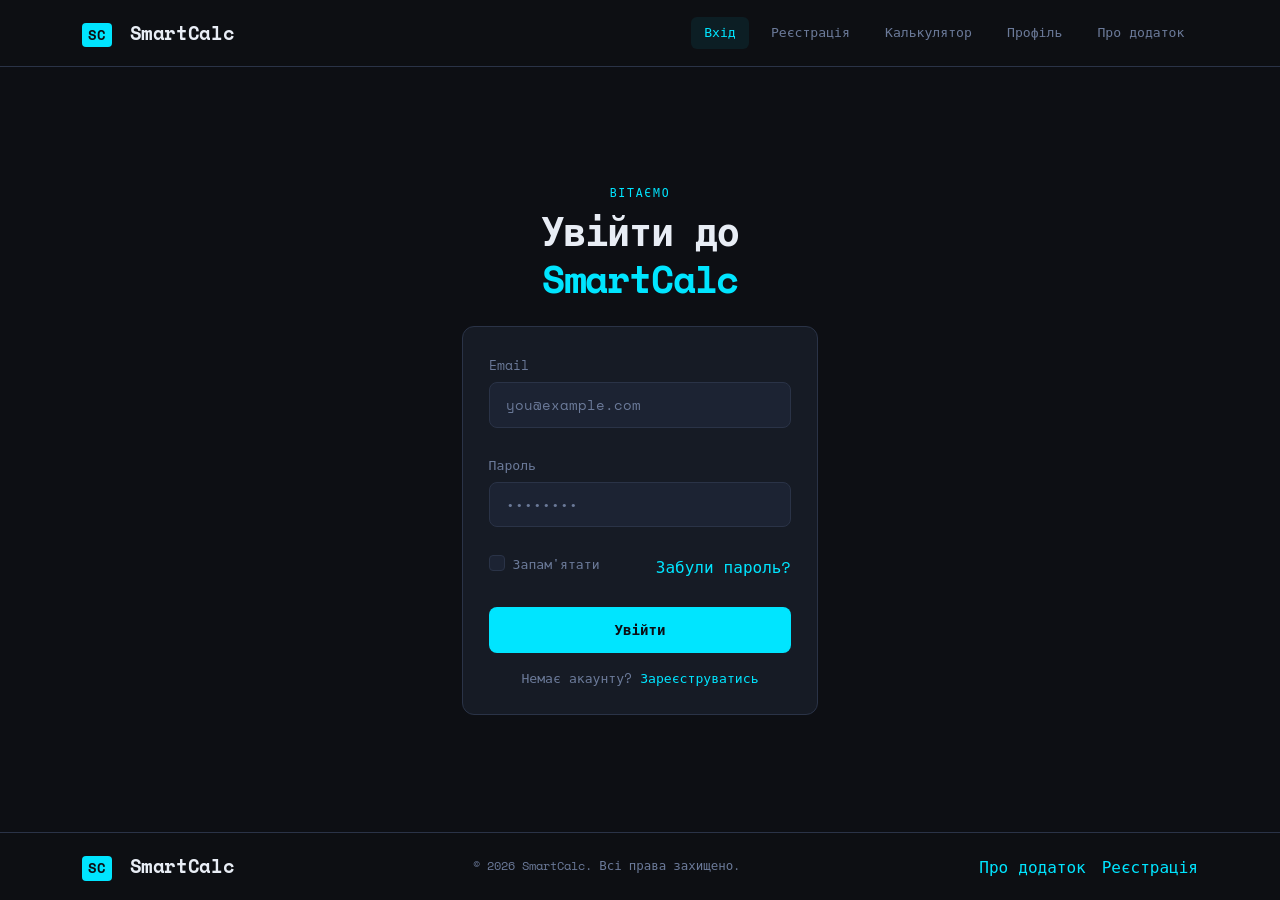
<file: index.html>
<!DOCTYPE html>
<html lang="uk">
<head>
  <meta charset="UTF-8" />
  <meta name="viewport" content="width=device-width, initial-scale=1.0"/>
  <title>SmartCalc — Вхід</title>
  <link href="https://cdn.jsdelivr.net/npm/bootstrap@5.3.3/dist/css/bootstrap.min.css" rel="stylesheet"/>
  <link href="https://fonts.googleapis.com/css2?family=Space+Mono:wght@400;700&family=Syne:wght@400;600;800&display=swap" rel="stylesheet"/>
  <link href="style.css" rel="stylesheet"/>
</head>
<body>

<nav class="navbar navbar-expand-lg navbar-dark cp-navbar">
  <div class="container">
    <a class="navbar-brand cp-brand" href="index.html">
      <span class="brand-icon">SC</span> SmartCalc
    </a>
    <button class="navbar-toggler" type="button" data-bs-toggle="collapse" data-bs-target="#navMenu">
      <span class="navbar-toggler-icon"></span>
    </button>
    <div class="collapse navbar-collapse" id="navMenu">
      <ul class="navbar-nav ms-auto gap-2">
        <li class="nav-item"><a class="nav-link active" href="index.html">Вхід</a></li>
        <li class="nav-item"><a class="nav-link" href="register.html">Реєстрація</a></li>
        <li class="nav-item"><a class="nav-link" href="calculator.html">Калькулятор</a></li>
        <li class="nav-item"><a class="nav-link" href="profile.html">Профіль</a></li>
        <li class="nav-item"><a class="nav-link" href="about.html">Про додаток</a></li>
      </ul>
    </div>
  </div>
</nav>

<main class="cp-hero d-flex align-items-center justify-content-center">
  <div class="container">
    <div class="row justify-content-center">
      <div class="col-lg-4 col-md-7">
        <div class="text-center mb-4">
          <p class="cp-eyebrow">Вітаємо</p>
          <h1 class="cp-headline-sm">Увійти до <span class="cp-accent">SmartCalc</span></h1>
        </div>

        <div class="cp-card">
          <div id="loginError" class="alert alert-danger" style="display:none;"></div>

          <div class="mb-4">
            <label class="cp-label">Email</label>
            <input id="loginEmail" type="email" class="form-control cp-input" placeholder="you@example.com"/>
          </div>

          <div class="mb-4">
            <label class="cp-label">Пароль</label>
            <input id="loginPassword" type="password" class="form-control cp-input" placeholder="••••••••"/>
          </div>

          <div class="d-flex justify-content-between align-items-center mb-4">
            <div class="form-check">
              <input class="form-check-input cp-check" type="checkbox" id="remember"/>
              <label class="form-check-label cp-label" for="remember">Запам'ятати</label>
            </div>
            <a href="#" class="cp-link">Забули пароль?</a>
          </div>

          <button id="btnLogin" class="btn cp-btn-primary w-100 mb-3">Увійти</button>
          <p class="text-center cp-label mb-0">Немає акаунту? <a href="register.html" class="cp-link">Зареєструватись</a></p>
        </div>
      </div>
    </div>
  </div>
</main>

<footer class="cp-footer">
  <div class="container d-flex flex-column flex-md-row justify-content-between align-items-center gap-2">
    <span class="cp-brand"><span class="brand-icon">SC</span> SmartCalc</span>
    <span class="cp-footer-text">© 2026 SmartCalc. Всі права захищено.</span>
    <div class="d-flex gap-3">
      <a href="about.html" class="cp-link">Про додаток</a>
      <a href="register.html" class="cp-link">Реєстрація</a>
    </div>
  </div>
</footer>

<script src="https://cdn.jsdelivr.net/npm/bootstrap@5.3.3/dist/js/bootstrap.bundle.min.js"></script>
<script src="js/login.js"></script>
</body>
</html>
</file>
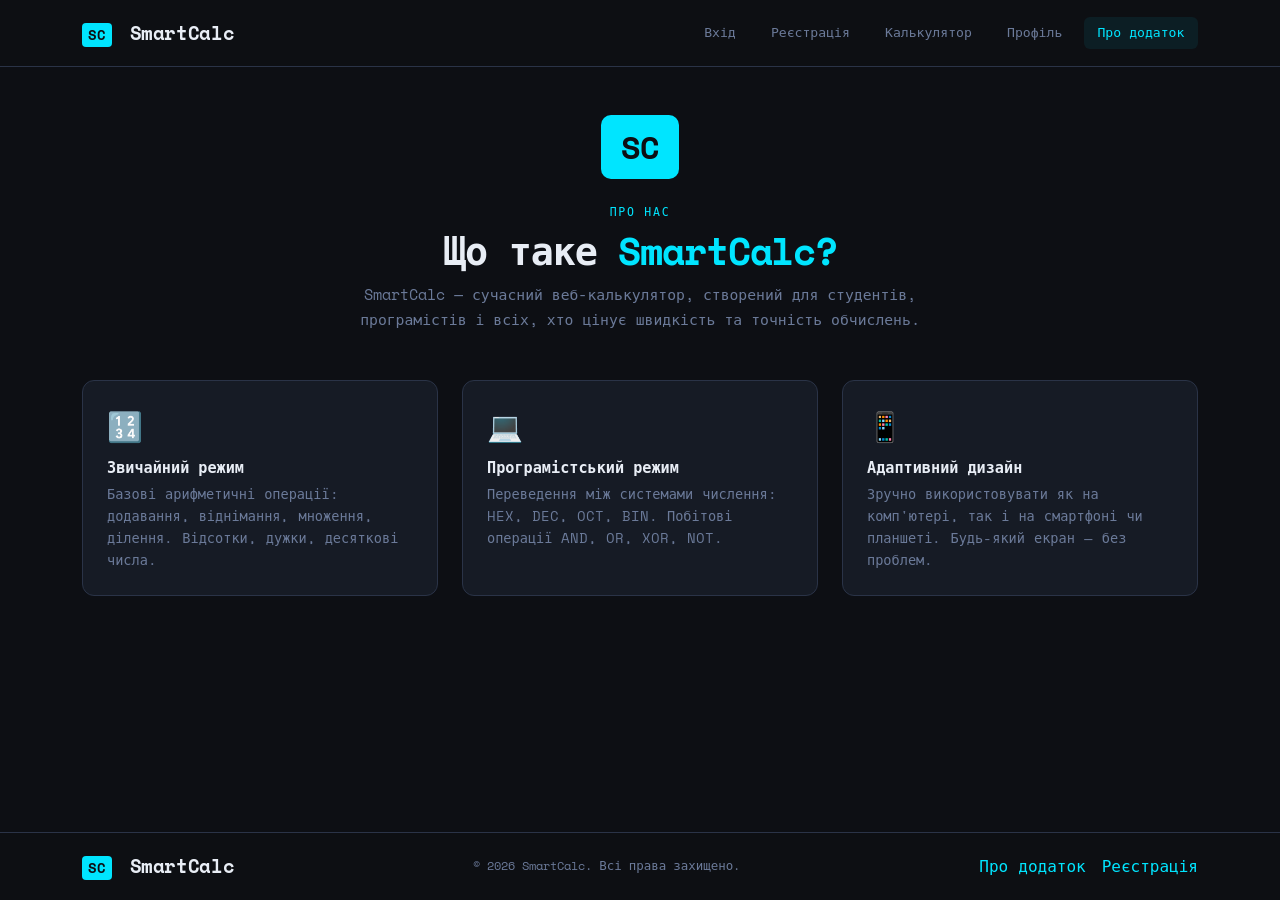
<file: about.html>
<!DOCTYPE html>
<html lang="uk">
<head>
  <meta charset="UTF-8" />
  <meta name="viewport" content="width=device-width, initial-scale=1.0"/>
  <title>SmartCalc — Про додаток</title>
  <link href="https://cdn.jsdelivr.net/npm/bootstrap@5.3.3/dist/css/bootstrap.min.css" rel="stylesheet"/>
  <link href="https://fonts.googleapis.com/css2?family=Space+Mono:wght@400;700&family=Syne:wght@400;600;800&display=swap" rel="stylesheet"/>
  <link href="style.css" rel="stylesheet"/>
</head>
<body>

<nav class="navbar navbar-expand-lg navbar-dark cp-navbar">
  <div class="container">
    <a class="navbar-brand cp-brand" href="index.html"><span class="brand-icon">SC</span> SmartCalc</a>
    <button class="navbar-toggler" type="button" data-bs-toggle="collapse" data-bs-target="#navMenu">
      <span class="navbar-toggler-icon"></span>
    </button>
    <div class="collapse navbar-collapse" id="navMenu">
      <ul class="navbar-nav ms-auto gap-2">
        <li class="nav-item"><a class="nav-link" href="index.html">Вхід</a></li>
        <li class="nav-item"><a class="nav-link" href="register.html">Реєстрація</a></li>
        <li class="nav-item"><a class="nav-link" href="calculator.html">Калькулятор</a></li>
        <li class="nav-item"><a class="nav-link" href="profile.html">Профіль</a></li>
        <li class="nav-item"><a class="nav-link active" href="about.html">Про додаток</a></li>
      </ul>
    </div>
  </div>
</nav>

<main class="cp-page-main">
  <div class="container">

    <!-- Hero block -->
    <div class="text-center mb-5">
      <div class="cp-logo-big mb-4">SC</div>
      <p class="cp-eyebrow">Про нас</p>
      <h1 class="cp-headline-sm">Що таке <span class="cp-accent">SmartCalc?</span></h1>
      <p class="cp-sub mx-auto" style="max-width:560px;">
        SmartCalc — сучасний веб-калькулятор, створений для студентів, програмістів і всіх, хто цінує швидкість та точність обчислень.
      </p>
    </div>

    
    <div class="row g-4 mb-5 justify-content-center">
      <div class="col-lg-4 col-md-6">
        <div class="cp-feature-card h-100">
          <div class="cp-feature-icon">🔢</div>
          <h4 class="cp-feature-title">Звичайний режим</h4>
          <p class="cp-feature-text">Базові арифметичні операції: додавання, віднімання, множення, ділення. Відсотки, дужки, десяткові числа.</p>
        </div>
      </div>
      <div class="col-lg-4 col-md-6">
        <div class="cp-feature-card h-100">
          <div class="cp-feature-icon">💻</div>
          <h4 class="cp-feature-title">Програмістський режим</h4>
          <p class="cp-feature-text">Переведення між системами числення: HEX, DEC, OCT, BIN. Побітові операції AND, OR, XOR, NOT.</p>
        </div>
      </div>
      <div class="col-lg-4 col-md-6">
        <div class="cp-feature-card h-100">
          <div class="cp-feature-icon">📱</div>
          <h4 class="cp-feature-title">Адаптивний дизайн</h4>
          <p class="cp-feature-text">Зручно використовувати як на комп'ютері, так і на смартфоні чи планшеті. Будь-який екран — без проблем.</p>
        </div>
      </div>
    </div>



  </div>
</main>

<footer class="cp-footer">
  <div class="container d-flex flex-column flex-md-row justify-content-between align-items-center gap-2">
    <span class="cp-brand"><span class="brand-icon">SC</span> SmartCalc</span>
    <span class="cp-footer-text">© 2026 SmartCalc. Всі права захищено.</span>
    <div class="d-flex gap-3">
      <a href="about.html" class="cp-link">Про додаток</a>
      <a href="register.html" class="cp-link">Реєстрація</a>
    </div>
  </div>
</footer>

<script src="https://cdn.jsdelivr.net/npm/bootstrap@5.3.3/dist/js/bootstrap.bundle.min.js"></script>
</body>
</html>
</file>
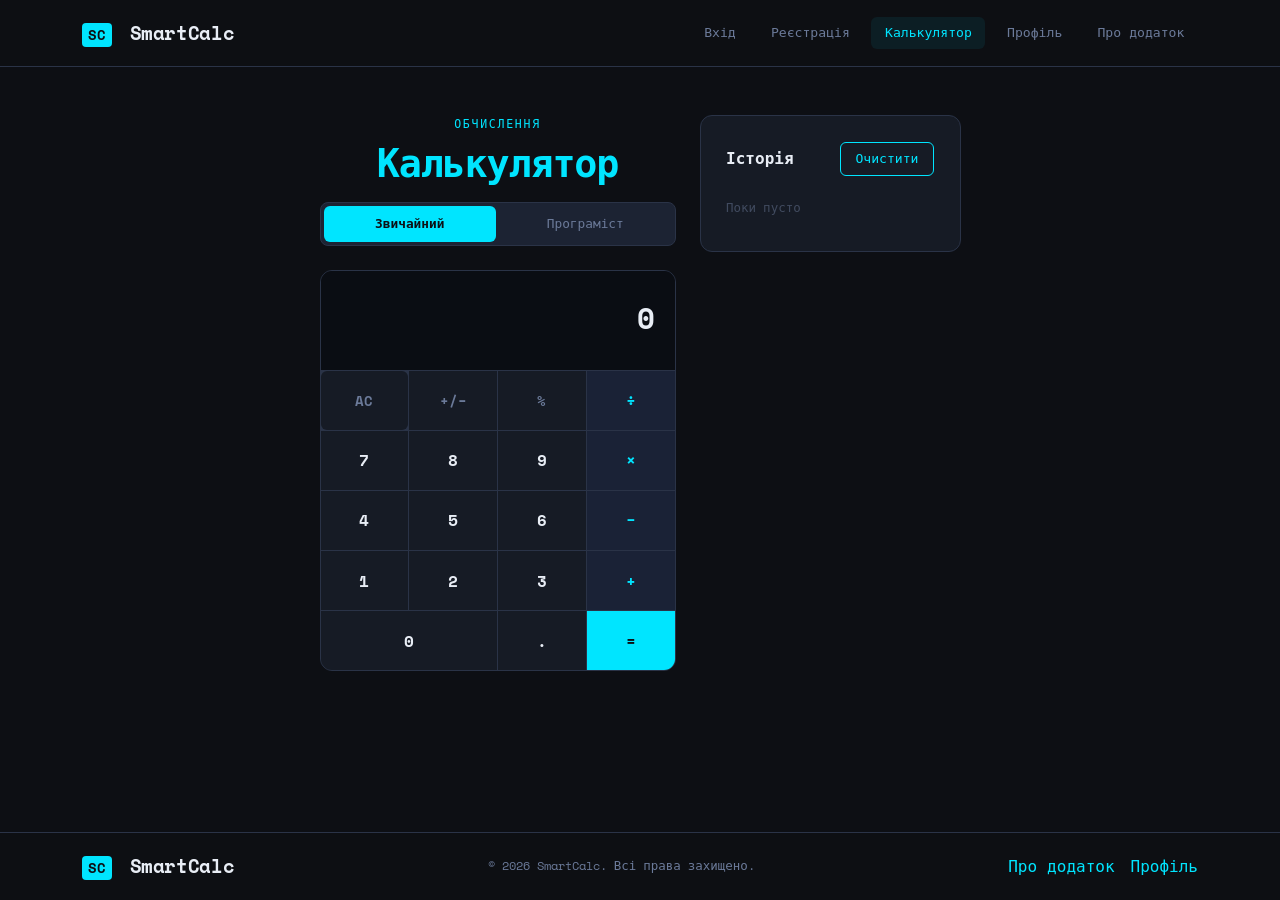
<file: calculator.html>
<!DOCTYPE html>
<html lang="uk">
<head>
  <meta charset="UTF-8" />
  <meta name="viewport" content="width=device-width, initial-scale=1.0"/>
  <title>SmartCalc — Калькулятор</title>
  <link href="https://cdn.jsdelivr.net/npm/bootstrap@5.3.3/dist/css/bootstrap.min.css" rel="stylesheet"/>
  <link href="https://fonts.googleapis.com/css2?family=Space+Mono:wght@400;700&family=Syne:wght@400;600;800&display=swap" rel="stylesheet"/>
  <link href="style.css" rel="stylesheet"/>
</head>
<body>

<nav class="navbar navbar-expand-lg navbar-dark cp-navbar">
  <div class="container">
    <a class="navbar-brand cp-brand" href="index.html"><span class="brand-icon">SC</span> SmartCalc</a>
    <button class="navbar-toggler" type="button" data-bs-toggle="collapse" data-bs-target="#navMenu">
      <span class="navbar-toggler-icon"></span>
    </button>
    <div class="collapse navbar-collapse" id="navMenu">
      <ul class="navbar-nav ms-auto gap-2">
        <li class="nav-item"><a class="nav-link" href="index.html">Вхід</a></li>
        <li class="nav-item"><a class="nav-link" href="register.html">Реєстрація</a></li>
        <li class="nav-item"><a class="nav-link active" href="calculator.html">Калькулятор</a></li>
        <li class="nav-item"><a class="nav-link" href="profile.html">Профіль</a></li>
        <li class="nav-item"><a class="nav-link" href="about.html">Про додаток</a></li>
      </ul>
    </div>
  </div>
</nav>

<main class="cp-page-main d-flex align-items-start justify-content-center pt-5">
  <div class="container">
    <div class="row justify-content-center g-4">

      <!-- Калькулятор -->
      <div class="col-xl-4 col-lg-5 col-md-7">
        <div class="text-center mb-3">
          <p class="cp-eyebrow">Обчислення</p>
          <h1 class="cp-headline-sm"><span class="cp-accent">Калькулятор</span></h1>
        </div>

        <div class="cp-mode-toggle mb-4">
          <button class="btn cp-mode-btn active">Звичайний</button>
          <button class="btn cp-mode-btn">Програміст</button>
        </div>

        <div class="cp-calc">
          <div class="cp-display">
            <div class="cp-display-expr">0</div>
            <div class="cp-display-result"></div>
          </div>



          <div id="normalKeys" class="cp-keys">
            <button class="btn cp-key cp-key-fn">AC</button>
            <button class="cp-key cp-key-fn" onclick="toggleSign()">+/−</button>
            <button class="cp-key cp-key-fn" onclick="percent()">%</button>
            <button class="cp-key cp-key-op" onclick="op('÷')">÷</button>

            <button class="cp-key">7</button>
            <button class="cp-key" onclick="num('8')">8</button>
            <button class="cp-key" onclick="num('9')">9</button>
            <button class="cp-key cp-key-op" onclick="op('×')">×</button>

            <button class="cp-key" onclick="num('4')">4</button>
            <button class="cp-key" onclick="num('5')">5</button>
            <button class="cp-key" onclick="num('6')">6</button>
            <button class="cp-key cp-key-op" onclick="op('−')">−</button>

            <button class="cp-key" onclick="num('1')">1</button>
            <button class="cp-key" onclick="num('2')">2</button>
            <button class="cp-key" onclick="num('3')">3</button>
            <button class="cp-key cp-key-op">+</button>

            <button class="cp-key cp-key-zero" onclick="num('0')">0</button>
            <button class="cp-key" onclick="num('.')">.</button>
            <button class="cp-key cp-key-eq" onclick="calculate()">=</button>
          </div>



          <div id="progKeys" class="cp-keys" style="display:none;">
            <button class="cp-key cp-key-fn" onclick="clearAll()">AC</button>
            <button class="cp-key cp-key-fn" onclick="backspace()">⌫</button>
            <button class="cp-key cp-key-op" onclick="bitwiseOp('AND')">AND</button>
            <button class="cp-key cp-key-op" onclick="bitwiseOp('OR')">OR</button>

            <button class="cp-key cp-key-hex" onclick="num('A')">A</button>
            <button class="cp-key cp-key-hex" onclick="num('B')">B</button>
            <button class="cp-key cp-key-hex" onclick="num('C')">C</button>
            <button class="cp-key cp-key-op" onclick="bitwiseOp('XOR')">XOR</button>

            <button class="cp-key cp-key-hex" onclick="num('D')">D</button>
            <button class="cp-key cp-key-hex" onclick="num('E')">E</button>
            <button class="cp-key cp-key-hex" onclick="num('F')">F</button>
            <button class="cp-key cp-key-op" onclick="op('÷')">÷</button>

            <button class="cp-key" onclick="num('7')">7</button>
            <button class="cp-key" onclick="num('8')">8</button>
            <button class="cp-key" onclick="num('9')">9</button>
            <button class="cp-key cp-key-op" onclick="op('×')">×</button>

            <button class="cp-key" onclick="num('4')">4</button>
            <button class="cp-key" onclick="num('5')">5</button>
            <button class="cp-key" onclick="num('6')">6</button>
            <button class="cp-key cp-key-op" onclick="op('−')">−</button>

            <button class="cp-key" onclick="num('1')">1</button>
            <button class="cp-key" onclick="num('2')">2</button>
            <button class="cp-key" onclick="num('3')">3</button>
            <button class="cp-key cp-key-op" onclick="op('+')">+</button>

            <button class="cp-key cp-key-zero" onclick="num('0')">0</button>
            <button class="cp-key cp-key-eq" onclick="calculate()">=</button>
          </div>
        </div>
      </div>

      <div class="col-xl-3 col-lg-4 col-md-5">

        <div id="basePanel" class="cp-card mb-4" style="display:none;">
          <h5 class="cp-card-title mb-3">Системи числення</h5>
          <div class="cp-base-row">
            <span class="cp-base-label">HEX</span>
            <span id="hexVal" class="cp-base-val">0</span>
          </div>
          <div class="cp-base-row">
            <span class="cp-base-label">DEC</span>
            <span id="decVal" class="cp-base-val">0</span>
          </div>
          <div class="cp-base-row">
            <span class="cp-base-label">OCT</span>
            <span id="octVal" class="cp-base-val">0</span>
          </div>
          <div class="cp-base-row">
            <span class="cp-base-label">BIN</span>
            <span id="binVal" class="cp-base-val">0</span>
          </div>
        </div>

        <div class="cp-card">
          <div class="d-flex justify-content-between align-items-center mb-3">
            <h5 class="cp-card-title mb-0">Історія</h5>
            <button id="btnClearHistory" class="btn cp-btn-outline btn-sm">Очистити</button>
          </div>
          <div id="history" class="cp-history">
            <div class="cp-history-item" style="opacity:.5">Поки пусто</div>
          </div>
        </div>
      </div>

    </div>
  </div>
</main>

<footer class="cp-footer">
  <div class="container d-flex flex-column flex-md-row justify-content-between align-items-center gap-2">
    <span class="cp-brand"><span class="brand-icon">SC</span> SmartCalc</span>
    <span class="cp-footer-text">© 2026 SmartCalc. Всі права захищено.</span>
    <div class="d-flex gap-3">
      <a href="about.html" class="cp-link">Про додаток</a>
      <a href="profile.html" class="cp-link">Профіль</a>
    </div>
  </div>
</footer>

<script src="https://cdn.jsdelivr.net/npm/bootstrap@5.3.3/dist/js/bootstrap.bundle.min.js"></script>
<script src="js/calculator.js"></script>
</body>
</html>
</file>
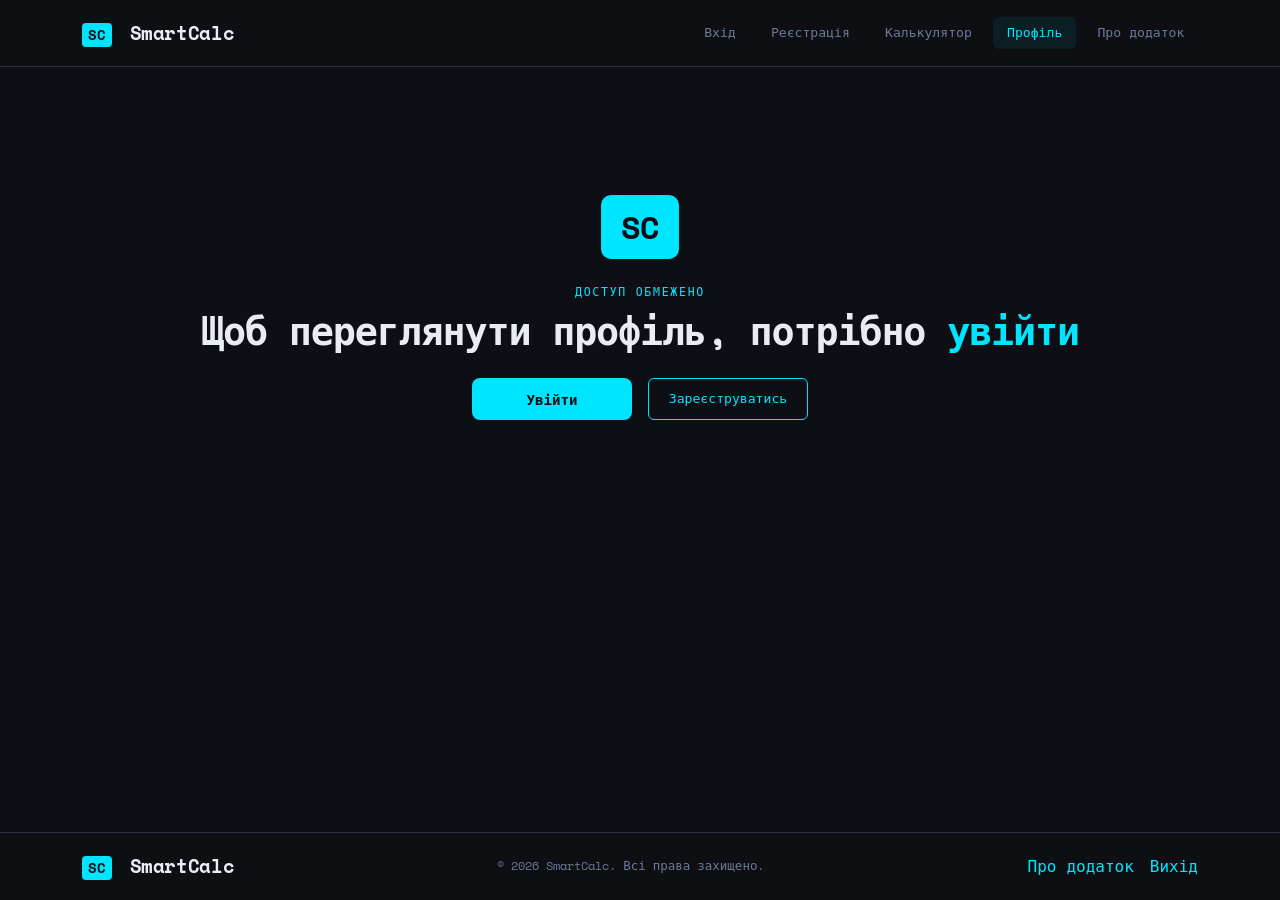
<file: profile.html>
<!DOCTYPE html>
<html lang="uk">
<head>
  <meta charset="UTF-8" />
  <meta name="viewport" content="width=device-width, initial-scale=1.0"/>
  <title>SmartCalc — Профіль</title>
  <link href="https://cdn.jsdelivr.net/npm/bootstrap@5.3.3/dist/css/bootstrap.min.css" rel="stylesheet"/>
  <link href="https://fonts.googleapis.com/css2?family=Space+Mono:wght@400;700&family=Syne:wght@400;600;800&display=swap" rel="stylesheet"/>
  <link href="style.css" rel="stylesheet"/>
</head>
<body>

<nav class="navbar navbar-expand-lg navbar-dark cp-navbar">
  <div class="container">
    <a class="navbar-brand cp-brand" href="index.html"><span class="brand-icon">SC</span> SmartCalc</a>
    <button class="navbar-toggler" type="button" data-bs-toggle="collapse" data-bs-target="#navMenu">
      <span class="navbar-toggler-icon"></span>
    </button>
    <div class="collapse navbar-collapse" id="navMenu">
      <ul class="navbar-nav ms-auto gap-2">
        <li class="nav-item"><a class="nav-link" href="index.html">Вхід</a></li>
        <li class="nav-item"><a class="nav-link" href="register.html">Реєстрація</a></li>
        <li class="nav-item"><a class="nav-link" href="calculator.html">Калькулятор</a></li>
        <li class="nav-item"><a class="nav-link active" href="profile.html">Профіль</a></li>
        <li class="nav-item"><a class="nav-link" href="about.html">Про додаток</a></li>
      </ul>
    </div>
  </div>
</nav>

<main class="cp-page-main" style="visibility:hidden">
  <div class="container">
    <div class="text-center mb-5">
      <p class="cp-eyebrow">Особистий кабінет</p>
      <h1 class="cp-headline-sm">Мій <span class="cp-accent">профіль</span></h1>
    </div>

    <div class="row justify-content-center g-4">
      <div class="col-lg-3 col-md-4 text-center">
        <div class="cp-card h-100 d-flex flex-column align-items-center justify-content-center gap-3">
          <div id="profileAvatar" class="cp-avatar">??</div>
          <div>
            <p id="profileFullName" class="cp-username mb-1">—</p>
            <p id="profileEmail" class="cp-user-email">—</p>
          </div>
          <button id="btnLogout" class="btn cp-btn-outline w-100 mt-2">Вийти</button>
        </div>
      </div>

      <div class="col-lg-7 col-md-8">
        <div class="cp-card">
          <div class="d-flex justify-content-between align-items-center mb-4">
            <h3 class="cp-card-title mb-0">Особисті дані</h3>
          </div>
          <div class="table-responsive">
            <table class="table cp-table">
              <tbody>
                <tr>
                  <th>Ім'я</th>
                  <td id="tName">—</td>
                </tr>
                <tr>
                  <th>Email</th>
                  <td id="tEmail">—</td>
                </tr>
                <tr>
                  <th>Стать</th>
                  <td id="tGender">—</td>
                </tr>
                <tr>
                  <th>Дата народження</th>
                  <td id="tBirthdate">—</td>
                </tr>
              </tbody>
            </table>
          </div>
        </div>
      </div>
    </div>
  </div>
</main>

<footer class="cp-footer">
  <div class="container d-flex flex-column flex-md-row justify-content-between align-items-center gap-2">
    <span class="cp-brand"><span class="brand-icon">SC</span> SmartCalc</span>
    <span class="cp-footer-text">© 2026 SmartCalc. Всі права захищено.</span>
    <div class="d-flex gap-3">
      <a href="about.html" class="cp-link">Про додаток</a>
      <a href="index.html" class="cp-link">Вихід</a>
    </div>
  </div>
</footer>

<script src="https://cdn.jsdelivr.net/npm/bootstrap@5.3.3/dist/js/bootstrap.bundle.min.js"></script>
<script src="js/profile.js"></script>
</body>
</html>
</file>
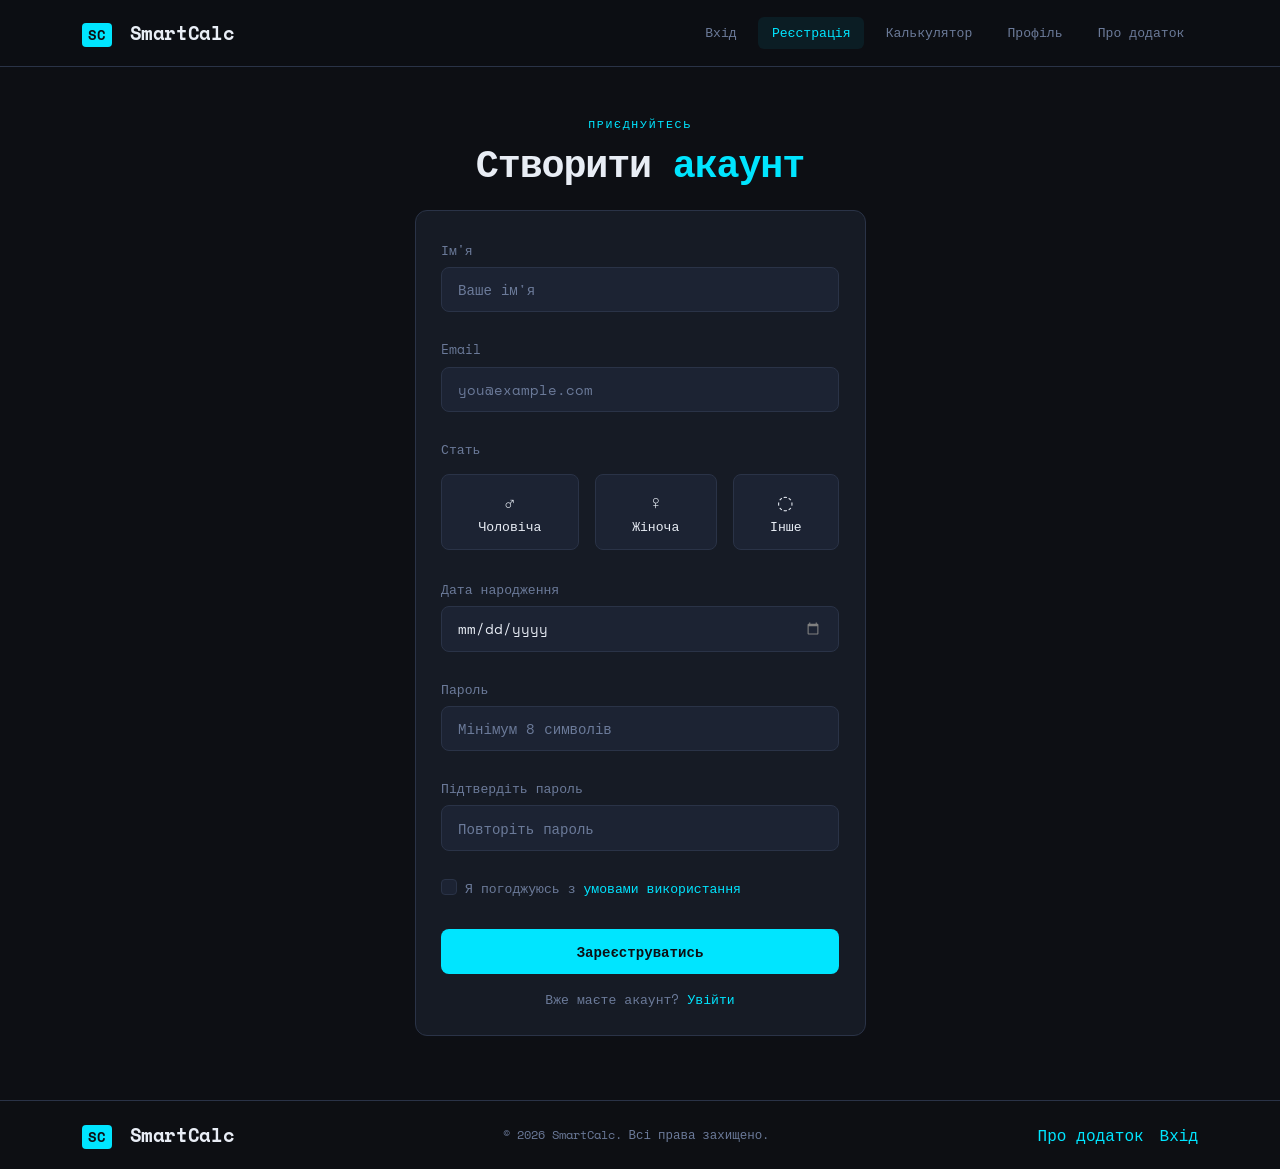
<file: register.html>
<!DOCTYPE html>
<html lang="uk">
<head>
  <meta charset="UTF-8" />
  <meta name="viewport" content="width=device-width, initial-scale=1.0"/>
  <title>SmartCalc — Реєстрація</title>
  <link href="https://cdn.jsdelivr.net/npm/bootstrap@5.3.3/dist/css/bootstrap.min.css" rel="stylesheet"/>
  <link href="https://fonts.googleapis.com/css2?family=Space+Mono:wght@400;700&family=Syne:wght@400;600;800&display=swap" rel="stylesheet"/>
  <link href="style.css" rel="stylesheet"/>
</head>
<body>

<nav class="navbar navbar-expand-lg navbar-dark cp-navbar">
  <div class="container">
    <a class="navbar-brand cp-brand" href="index.html"><span class="brand-icon">SC</span> SmartCalc</a>
    <button class="navbar-toggler" type="button" data-bs-toggle="collapse" data-bs-target="#navMenu">
      <span class="navbar-toggler-icon"></span>
    </button>
    <div class="collapse navbar-collapse" id="navMenu">
      <ul class="navbar-nav ms-auto gap-2">
        <li class="nav-item"><a class="nav-link" href="index.html">Вхід</a></li>
        <li class="nav-item"><a class="nav-link active" href="register.html">Реєстрація</a></li>
        <li class="nav-item"><a class="nav-link" href="calculator.html">Калькулятор</a></li>
        <li class="nav-item"><a class="nav-link" href="profile.html">Профіль</a></li>
        <li class="nav-item"><a class="nav-link" href="about.html">Про додаток</a></li>
      </ul>
    </div>
  </div>
</nav>

<main class="cp-page-main d-flex align-items-center justify-content-center">
  <div class="container">
    <div class="row justify-content-center">
      <div class="col-lg-5 col-md-8">
        <div class="text-center mb-4">
          <p class="cp-eyebrow">Приєднуйтесь</p>
          <h1 class="cp-headline-sm">Створити <span class="cp-accent">акаунт</span></h1>
        </div>

        <div class="cp-card">
          <div id="registerError" class="alert alert-danger" style="display:none;"></div>

          <div class="mb-4">
            <label class="cp-label">Ім'я</label>
            <input id="regName" type="text" class="form-control cp-input" placeholder="Ваше ім'я"/>
          </div>

          <div class="mb-4">
            <label class="cp-label">Email</label>
            <input id="regEmail" type="email" class="form-control cp-input" placeholder="you@example.com"/>
          </div>

          <div class="mb-4">
            <label class="cp-label">Стать</label>
            <div class="d-flex gap-3 mt-2">
              <div class="form-check cp-radio-card flex-fill text-center">
                <input class="form-check-input visually-hidden" type="radio" name="gender" id="male" value="male"/>
                <label class="form-check-label w-100" for="male">
                  <span class="cp-radio-emoji">♂</span><br/>Чоловіча
                </label>
              </div>
              <div class="form-check cp-radio-card flex-fill text-center">
                <input class="form-check-input visually-hidden" type="radio" name="gender" id="female" value="female"/>
                <label class="form-check-label w-100" for="female">
                  <span class="cp-radio-emoji">♀</span><br/>Жіноча
                </label>
              </div>
              <div class="form-check cp-radio-card flex-fill text-center">
                <input class="form-check-input visually-hidden" type="radio" name="gender" id="other" value="other"/>
                <label class="form-check-label w-100" for="other">
                  <span class="cp-radio-emoji">◌</span><br/>Інше
                </label>
              </div>
            </div>
          </div>

          <div class="mb-4">
            <label class="cp-label">Дата народження</label>
            <input id="regBirthdate" type="date" class="form-control cp-input"/>
          </div>

          <div class="mb-4">
            <label class="cp-label">Пароль</label>
            <input id="regPassword" type="password" class="form-control cp-input" placeholder="Мінімум 8 символів"/>
          </div>

          <div class="mb-4">
            <label class="cp-label">Підтвердіть пароль</label>
            <input id="regConfirm" type="password" class="form-control cp-input" placeholder="Повторіть пароль"/>
          </div>

          <div class="form-check mb-4">
            <input class="form-check-input cp-check" type="checkbox" id="terms"/>
            <label class="form-check-label cp-label" for="terms">
              Я погоджуюсь з <a href="#" class="cp-link">умовами використання</a>
            </label>
          </div>

          <button id="btnRegister" class="btn cp-btn-primary w-100 mb-3">Зареєструватись</button>
          <p class="text-center cp-label mb-0">Вже маєте акаунт? <a href="index.html" class="cp-link">Увійти</a></p>
        </div>
      </div>
    </div>
  </div>
</main>

<footer class="cp-footer">
  <div class="container d-flex flex-column flex-md-row justify-content-between align-items-center gap-2">
    <span class="cp-brand"><span class="brand-icon">SC</span> SmartCalc</span>
    <span class="cp-footer-text">© 2026 SmartCalc. Всі права захищено.</span>
    <div class="d-flex gap-3">
      <a href="about.html" class="cp-link">Про додаток</a>
      <a href="index.html" class="cp-link">Вхід</a>
    </div>
  </div>
</footer>

<script src="https://cdn.jsdelivr.net/npm/bootstrap@5.3.3/dist/js/bootstrap.bundle.min.js"></script>
<script src="js/register.js"></script>
</body>
</html>
</file>
<file: style.css>
:root {
  --bg:         #0d0f14;
  --bg-card:    #161b25;
  --bg-card2:   #1c2333;
  --border:     #2a3347;
  --accent:     #00e5ff;
  --text:       #e8edf5;
  --text-muted: #6b7a99;
  --success:    #00e096;
  --font-main: 'Space Mono', monospace;
}

*, *::before, *::after { box-sizing: border-box; }

body {
  background-color: var(--bg);
  color: var(--text);
  font-family: var(--font-main);
  min-height: 100vh;
  display: flex;
  flex-direction: column;
}

main { flex: 1; }

/*navbar*/
.cp-navbar {
  background: rgba(13, 15, 20, 0.95);
  border-bottom: 1px solid var(--border);
  padding: 0.85rem 0;
  position: sticky;
  top: 0;
  z-index: 100;
}

.cp-brand {
  font-family: var(--font-main);
  font-weight: 700;
  font-size: 1.2rem;
  color: var(--text) !important;
  text-decoration: none;
  letter-spacing: -0.02em;
}

.brand-icon {
  display: inline-block;
  background: var(--accent);
  color: #0d0f14;
  font-weight: 700;
  font-size: 0.85rem;
  padding: 2px 6px;
  border-radius: 4px;
  margin-right: 6px;
  vertical-align: middle;
  letter-spacing: 0;
}

.cp-navbar .nav-link {
  color: var(--text-muted) !important;
  font-size: 0.82rem;
  font-weight: 400;
  padding: 0.4rem 0.85rem !important;
  border-radius: 6px;
  transition: color 0.2s, background 0.2s;
}
.cp-navbar .nav-link:hover,
.cp-navbar .nav-link.active {
  color: var(--accent) !important;
  background: rgba(0,229,255,0.07);
}

/*maket*/
.cp-hero {
  min-height: calc(100vh - 65px - 70px);
  padding: 3rem 0;
}
.cp-page-main {
  padding: 3rem 0 4rem;
}

/*text*/
.cp-eyebrow {
  font-size: 0.72rem;
  letter-spacing: 0.15em;
  text-transform: uppercase;
  color: var(--accent);
  margin-bottom: 0.5rem;
}
.cp-headline-sm {
  font-size: clamp(1.6rem, 4vw, 2.4rem);
  font-weight: 700;
  color: var(--text);
  letter-spacing: -0.03em;
  line-height: 1.2;
}
.cp-accent { color: var(--accent); }
.cp-sub {
  color: var(--text-muted);
  font-size: 0.92rem;
  line-height: 1.7;
}
.cp-label {
  color: var(--text-muted);
  font-size: 0.82rem;
  margin-bottom: 0.4rem;
}

/*card*/
.cp-card {
  background: var(--bg-card);
  border: 1px solid var(--border);
  border-radius: 12px;
  padding: 1.6rem;
}
.cp-card-title {
  font-weight: 700;
  font-size: 1rem;
  color: var(--text);
  margin-bottom: 1.2rem;
}

/*form elements*/
.cp-input {
  background: var(--bg-card2) !important;
  border: 1px solid var(--border) !important;
  border-radius: 8px !important;
  color: var(--text) !important;
  font-family: var(--font-main) !important;
  font-size: 0.88rem !important;
  padding: 0.7rem 1rem !important;
  transition: border-color 0.2s;
}
.cp-input:focus {
  border-color: var(--accent) !important;
  box-shadow: 0 0 0 3px rgba(0,229,255,0.1) !important;
  outline: none !important;
}
.cp-input::placeholder { color: var(--text-muted) !important; }

input[type="date"]::-webkit-calendar-picker-indicator {
  filter: invert(0.5);
}

.cp-check {
  background-color: var(--bg-card2) !important;
  border-color: var(--border) !important;
}
.cp-check:checked {
  background-color: var(--accent) !important;
  border-color: var(--accent) !important;
}

/*radio cards*/
.cp-radio-card {
  background: var(--bg-card2);
  border: 1px solid var(--border);
  border-radius: 8px;
  padding: 0.8rem 0.5rem;
  cursor: pointer;
  transition: border-color 0.2s;
  font-size: 0.82rem;
}
.cp-radio-card:hover { border-color: var(--accent); }
.cp-radio-card.selected {
  border-color: var(--accent);
  background: rgba(0,229,255,0.06);
}
.cp-radio-emoji { font-size: 1.2rem; }

/*buttons*/
.cp-btn-primary {
  background: var(--accent);
  color: #0d0f14;
  border: none;
  border-radius: 8px;
  font-family: var(--font-main);
  font-weight: 700;
  font-size: 0.88rem;
  padding: 0.75rem 1.5rem;
  transition: opacity 0.2s;
}

.cp-btn-primary:hover { background: #00c8e0; color: #0d0f14; }
.cp-btn-primary:active { background: #00afc5; color: #0d0f14; }

.cp-btn-outline {
  background: transparent;
  color: var(--accent);
  border: 1px solid var(--accent);
  border-radius: 6px;
  font-family: var(--font-main);
  font-size: 0.82rem;
  padding: 0.4rem 0.9rem;
  transition: background 0.2s;
} 

.cp-btn-outline:hover { background: rgba(0,229,255,0.15); color: var(--accent); }
.cp-btn-outline:active { background: rgba(0,229,255,0.25); color: var(--accent); }

.cp-link { color: var(--accent); text-decoration: none; }
.cp-link:hover { text-decoration: underline; color: var(--accent); }

/*mode toggle*/
.cp-mode-toggle {
  display: flex;
  background: var(--bg-card2);
  border: 1px solid var(--border);
  border-radius: 8px;
  padding: 3px;
  gap: 3px;
}
.cp-mode-btn {
  flex: 1;
  background: transparent;
  border: none;
  border-radius: 6px;
  color: var(--text-muted);
  font-family: var(--font-main);
  font-size: 0.8rem;
  padding: 0.5rem;
  cursor: pointer;
  transition: background 0.2s, color 0.2s;
}
.cp-mode-btn.active {
  background: var(--accent);
  color: #0d0f14;
  font-weight: 700;
}

/*calculator*/
.cp-calc {
  background: var(--bg-card);
  border: 1px solid var(--border);
  border-radius: 12px;
  overflow: hidden;
}

.cp-display {
  background: #0a0d13;
  padding: 1.2rem 1.2rem 0.8rem;
  min-height: 100px;
  display: flex;
  flex-direction: column;
  justify-content: flex-end;
  align-items: flex-end;
  border-bottom: 1px solid var(--border);
}
.cp-display-expr {
  font-family: var(--font-main);
  font-size: 1.8rem;
  font-weight: 700;
  color: var(--text);
  word-break: break-all;
  text-align: right;
  line-height: 1.2;
}
.cp-display-result {
  font-size: 0.9rem;
  color: var(--accent);
  min-height: 1.3rem;
}

/*keys grid*/
.cp-keys {
  display: grid;
  grid-template-columns: repeat(4, 1fr);
  gap: 1px;
  background: var(--border);
}
.cp-key {
  background: var(--bg-card);
  border: none;
  color: var(--text);
  font-family: var(--font-main);
  font-size: 1rem;
  font-weight: 700;
  padding: 1.1rem 0.5rem;
  cursor: pointer;
  transition:
    background-color 0.2s ease,
    border-color 0.2s ease,
    color 0.2s ease,
    transform 0.05s ease;
  user-select: none;
  outline: none;
  box-shadow: none;
}
.cp-key:hover { background: var(--bg-card2); }
.cp-key:active {
  transform: scale(0.97);
}
.cp-key:focus,
.cp-key:focus-visible {
  outline: none !important;
  box-shadow: none !important;
}

.cp-key-fn { color: var(--text-muted); font-size: 0.88rem; }
.cp-key-op { background: #1a2236; color: var(--accent); }
.cp-key-op:hover { background: #1e2840; }
.cp-key-eq { background: var(--accent); color: #0d0f14; }
.cp-key-eq:hover { background: #00ccee; }
.cp-key-zero { grid-column: span 2; text-align: center; }
.cp-key-hex { color: #a78bfa; }

/*base panel*/
.cp-base-row {
  display: flex;
  justify-content: space-between;
  align-items: center;
  padding: 0.5rem 0;
  border-bottom: 1px solid var(--border);
}
.cp-base-row:last-child { border-bottom: none; }
.cp-base-label {
  font-size: 0.72rem;
  color: var(--text-muted);
  letter-spacing: 0.1em;
  min-width: 36px;
}
.cp-base-val {
  font-size: 0.88rem;
  color: var(--text);
  word-break: break-all;
  text-align: right;
}

/*history*/
.cp-history {
  max-height: 260px;
  overflow-y: auto;
  scrollbar-width: thin;
  scrollbar-color: var(--border) transparent;
}
.cp-history-item {
  font-size: 0.78rem;
  color: var(--text-muted);
  padding: 0.45rem 0;
  border-bottom: 1px solid var(--border);
  word-break: break-all;
}
.cp-history-item:last-child { border-bottom: none; }
.cp-history-empty {
  color: var(--text-muted);
  font-size: 0.8rem;
  text-align: center;
  margin: 1rem 0;
}

/*profile*/
.cp-avatar {
  width: 80px; height: 80px;
  border-radius: 50%;
  background: linear-gradient(135deg, #7c5cfc, var(--accent));
  display: flex; align-items: center; justify-content: center;
  font-size: 1.5rem; font-weight: 700; color: #fff;
}
.cp-username { font-weight: 700; font-size: 1rem; color: var(--text); }
.cp-user-email { font-size: 0.8rem; color: var(--text-muted); margin: 0; }
.cp-badge {
  background: rgba(0,229,255,0.08);
  color: var(--accent);
  border: 1px solid rgba(0,229,255,0.2);
  border-radius: 20px;
  font-size: 0.72rem;
  padding: 0.25rem 0.75rem;
}
.cp-table { color: var(--text); margin: 0; }
.cp-table th {
  color: var(--text-muted);
  font-size: 0.78rem;
  text-transform: uppercase;
  letter-spacing: 0.04em;
  width: 42%;
  border-color: var(--border) !important;
  background: transparent !important;
  padding: 0.8rem 0.75rem;
  font-weight: 400;
}
.cp-table td {
  color: var(--text);
  font-size: 0.88rem;
  border-color: var(--border) !important;
  background: transparent !important;
  padding: 0.8rem 0.75rem;
}
.cp-status-active { color: var(--success); font-size: 0.85rem; }

/*about*/
.cp-logo-big {
  display: inline-block;
  background: var(--accent);
  color: #0d0f14;
  font-weight: 700;
  font-size: 2rem;
  padding: 0.5rem 1.2rem;
  border-radius: 10px;
  letter-spacing: -0.02em;
}
.cp-feature-card {
  background: var(--bg-card);
  border: 1px solid var(--border);
  border-radius: 12px;
  padding: 1.5rem;
  transition: border-color 0.2s;
  height: 100%;
}
.cp-feature-card:hover { border-color: var(--accent); }
.cp-feature-icon { font-size: 1.8rem; margin-bottom: 0.6rem; }
.cp-feature-title { font-weight: 700; font-size: 0.95rem; color: var(--text); margin-bottom: 0.5rem; }
.cp-feature-text { color: var(--text-muted); font-size: 0.85rem; line-height: 1.6; margin: 0; }

/*footer*/
.cp-footer {
  background: rgba(13,15,20,0.95);
  border-top: 1px solid var(--border);
  padding: 1.2rem 0;
  margin-top: auto;
}
.cp-footer-text { color: var(--text-muted); font-size: 0.78rem; }

/*responsive*/
@media (max-width: 576px) {
  .cp-card { padding: 1rem; }
  .cp-key { padding: 0.9rem 0; font-size: 0.9rem; }
  .cp-display-expr { font-size: 1.4rem; }
}
</file>
